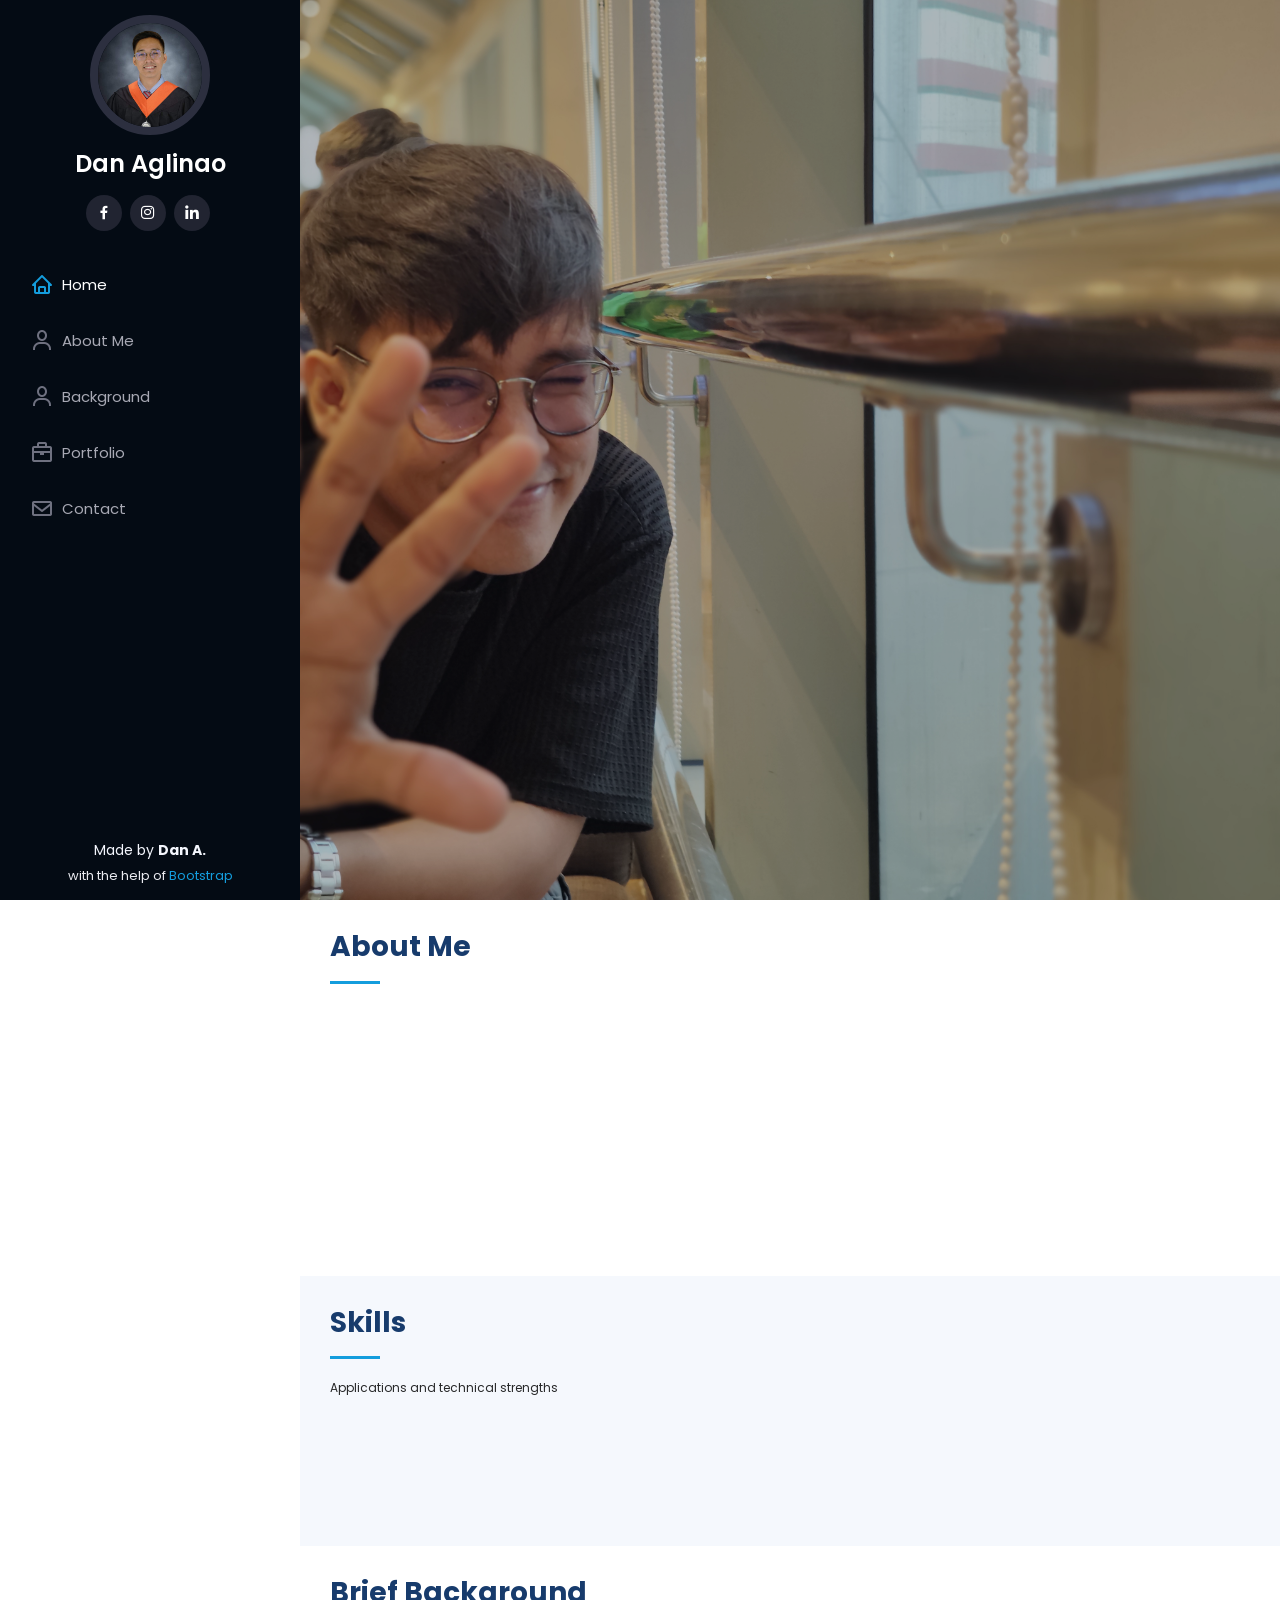
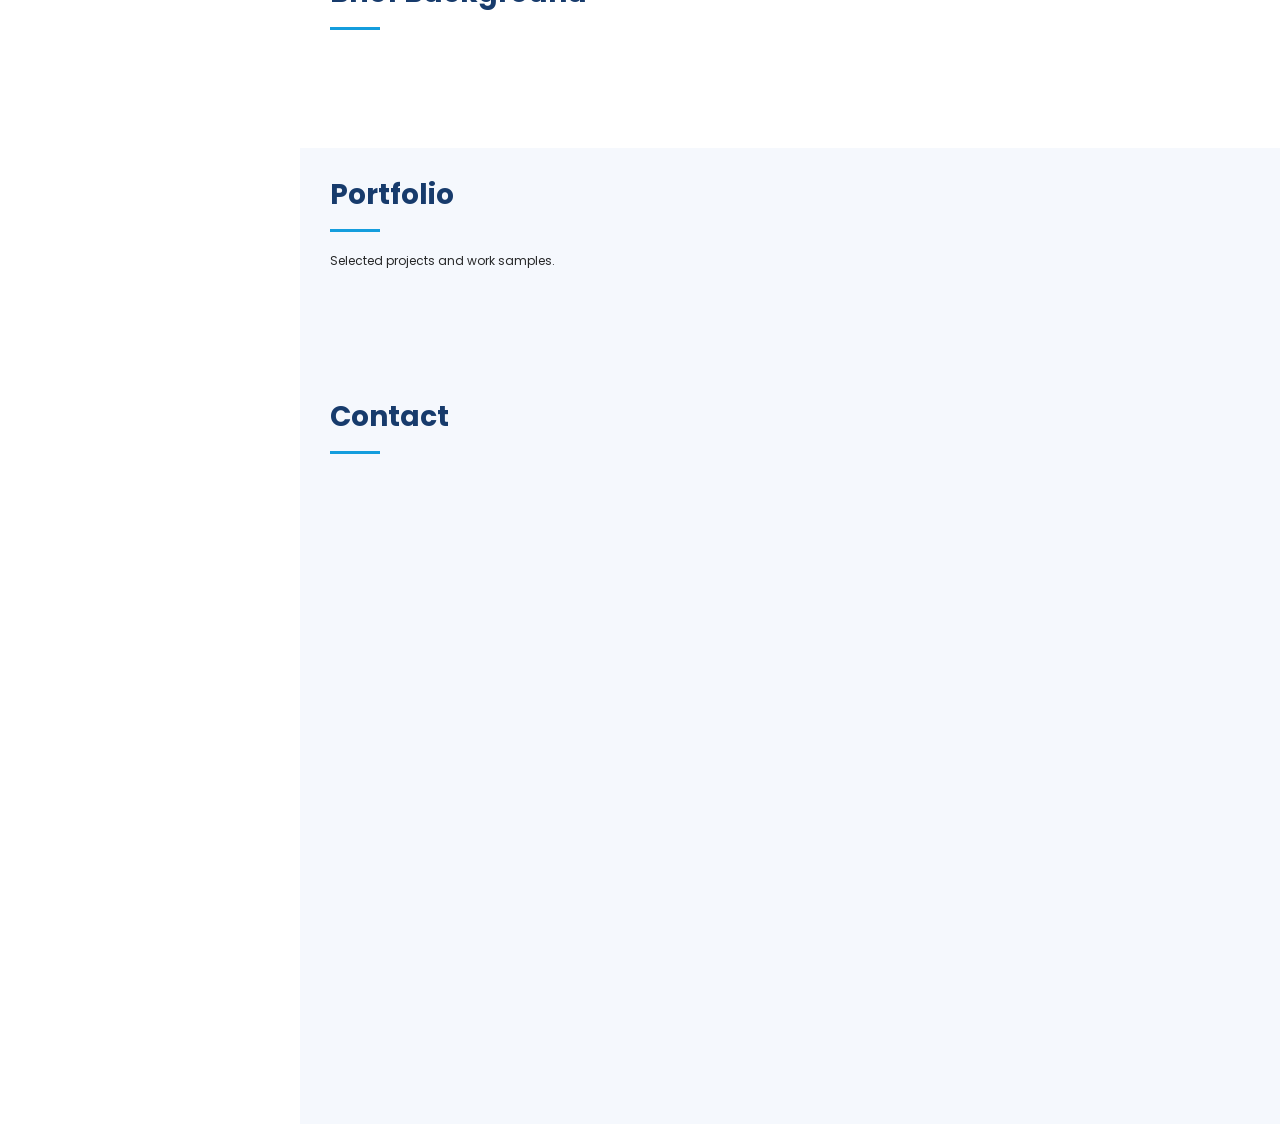
<file: index.html>
<!DOCTYPE html>
<html lang="en">

<head>
  <meta charset="utf-8">
  <meta content="width=device-width, initial-scale=1.0" name="viewport">

  <title>Dan A.</title>
  <meta content="" name="description">
  <meta content="" name="keywords">

  <!-- Favicons -->
  <link href="assets/img/favicon.png" rel="icon">
  <link href="assets/img/apple-touch-icon.png" rel="apple-touch-icon">

  <!-- Google Fonts -->
  <link href="https://fonts.googleapis.com/css?family=Open+Sans:300,300i,400,400i,600,600i,700,700i|Raleway:300,300i,400,400i,500,500i,600,600i,700,700i|Poppins:300,300i,400,400i,500,500i,600,600i,700,700i" rel="stylesheet">

  <!-- Vendor CSS Files -->
  <link href="assets/vendor/aos/aos.css" rel="stylesheet">
  <link href="assets/vendor/bootstrap/css/bootstrap.min.css" rel="stylesheet">
  <link href="assets/vendor/bootstrap-icons/bootstrap-icons.css" rel="stylesheet">
  <link href="assets/vendor/boxicons/css/boxicons.min.css" rel="stylesheet">
  <link href="assets/vendor/glightbox/css/glightbox.min.css" rel="stylesheet">
  <link href="assets/vendor/swiper/swiper-bundle.min.css" rel="stylesheet">

  <!-- Template Main CSS File -->
  <link href="assets/css/style.css" rel="stylesheet">
</head>

<body>

  <!-- ======= Mobile nav toggle button ======= -->
  <i class="bi bi-list mobile-nav-toggle d-xl-none"></i>

  <!-- ======= Header ======= -->
  <header id="header">
    <div class="d-flex flex-column">

      <div class="profile">
        <img src="assets/img/profile-img.jpg" alt="" class="img-fluid rounded-circle">
        <h1 class="text-light"><a href="index.html">Dan Aglinao</a></h1>
        <div class="social-links mt-3 text-center">
          <a href="https://www.facebook.com/Buenavista.Aglinao/" target="_blank" class="facebook"><i class="bx bxl-facebook"></i></a>
          <a href="https://www.instagram.com/_buenavista.dan/?igshid=MTg2MTN1ZDR5ZmlycA%3D%3D&fbclid=IwAR2MsfVutl6Kzxj66tOe-9aIDQjVxdHYK7AJiGeBHsAskYawepLFPuUHwak" target="_blank" class="instagram"><i class="bx bxl-instagram"></i></a>
          <a href="https://www.linkedin.com/in/danny-aglinao-2493511ab?utm_source=share&utm_campaign=share_via&utm_content=profile&utm_medium=android_app" target="_blank" class="linkedin"><i class="bx bxl-linkedin"></i></a>
        </div>
      </div>

      <nav id="navbar" class="nav-menu navbar">
        <ul>
          <li><a href="#hero" class="nav-link scrollto active"><i class="bx bx-home"></i> <span>Home</span></a></li>
          <li><a href="#about" class="nav-link scrollto"><i class="bx bx-user"></i> <span>About Me</span></a></li>
          <li><a href="#resume" class="nav-link scrollto"><i class="bx bx-user"></i> <span>Background</span></a></li>
          <li><a href="#portfolio" class="nav-link scrollto"><i class="bx bx-briefcase"></i> <span>Portfolio</span></a></li>
          <li><a href="#contact" class="nav-link scrollto"><i class="bx bx-envelope"></i> <span>Contact</span></a></li>
        </ul>
      </nav><!-- .nav-menu -->
    </div>
  </header><!-- End Header -->

  <!-- ======= Hero Section ======= -->
  <section id="hero" class="d-flex flex-column justify-content-center align-items-center">
    <div class="hero-container" data-aos="fade-in">
      <h1 id="hero-name">Loading...</h1>
      <p>I'm <span class="typed" data-typed-items=""></span></p>
    </div>
  </section><!-- End Hero -->

  <main id="main">

    <!-- ======= About Section ======= -->
    <section id="about" class="about">
      <div class="container">

        <div class="section-title">
          <h2>About Me</h2>
        </div>
        <div class="row">
          <div class="col-lg-3" data-aos="fade-right">
            <img src="assets/img/profile-img.jpg" class="img-fluid" alt="">
          </div>
          <div class="col-lg-8 pt-4 pt-lg-0 content" data-aos="fade-left">
            <h3 id="about-title"></h3>
            <p class="fst-italic" id="about-description"></p>
            <div class="row">
              <div class="col-lg-6">
                <ul>
                  <li><i class="bi bi-chevron-right"></i> <strong>Birthday:</strong> <span id="about-birthday"></span></li>
                  <li><i class="bi bi-chevron-right"></i> <strong>Website:</strong> <span><a href="#" target="_blank" id="about-website"></a></span></li>
                  <li><i class="bi bi-chevron-right"></i> <strong>Contact:</strong> <span id="about-phone"></span></li>
                  <li><i class="bi bi-chevron-right"></i> <strong>City:</strong> <span id="about-city"></span></li>
                </ul>
              </div>
              <div class="col-lg-6">
                <ul>
                  <li><i class="bi bi-chevron-right"></i> <strong>Age:</strong> <span id="age"></span></li>
                  <li><i class="bi bi-chevron-right"></i> <strong>Degree:</strong> <span id="about-degree"></span></li>
                  <li><i class="bi bi-chevron-right"></i> <strong>Email:</strong> <span id="about-email"></span></li>
                  <li><i class="bi bi-chevron-right"></i> <strong>Freelance:</strong> <span id="about-freelance"></span></li>
                </ul>
              </div>
            </div>
          </div>
        </div>

      </div>
    </section><!-- End About Section -->

    <!-- ======= Facts Section ======= -->
    <!-- <section id="facts" class="facts">
      <div class="container">

        <div class="section-title">
          <h2>Fun Facts</h2>
          <p>Know more about me</p>
        </div>

        <div class="row no-gutters">

          <div class="col-lg-3 col-md-6 d-md-flex align-items-md-stretch" data-aos="fade-up">
            <div class="count-box">
              <i class="bi bi-emoji-smile"></i>
              <span data-purecounter-start="0" data-purecounter-end="232" data-purecounter-duration="1" class="purecounter"></span>
              <p><strong>Happy Clients</strong> consequuntur quae</p>
            </div>
          </div>

          <div class="col-lg-3 col-md-6 d-md-flex align-items-md-stretch" data-aos="fade-up" data-aos-delay="100">
            <div class="count-box">
              <i class="bi bi-journal-richtext"></i>
              <span data-purecounter-start="0" data-purecounter-end="521" data-purecounter-duration="1" class="purecounter"></span>
              <p><strong>Projects</strong> adipisci atque cum quia aut</p>
            </div>
          </div>

          <div class="col-lg-3 col-md-6 d-md-flex align-items-md-stretch" data-aos="fade-up" data-aos-delay="200">
            <div class="count-box">
              <i class="bi bi-headset"></i>
              <span data-purecounter-start="0" data-purecounter-end="1453" data-purecounter-duration="1" class="purecounter"></span>
              <p><strong>Hours Of Support</strong> aut commodi quaerat</p>
            </div>
          </div>

          <div class="col-lg-3 col-md-6 d-md-flex align-items-md-stretch" data-aos="fade-up" data-aos-delay="300">
            <div class="count-box">
              <i class="bi bi-people"></i>
              <span data-purecounter-start="0" data-purecounter-end="32" data-purecounter-duration="1" class="purecounter"></span>
              <p><strong>Hard Workers</strong> rerum asperiores dolor</p>
            </div>
          </div>

        </div>

      </div>
    </section>
    
    End Facts Section -->

    <!-- ======= Skills Section ======= -->
    <section id="skills" class="skills section-bg">
      <div class="container">

        <div class="section-title">
          <h2>Skills</h2>
          <p>Applications and technical strengths</p>
        </div>

        <div class="row">
          <div class="col-lg-12" data-aos="fade-up">
            <p id="skills-app-text" class="lead"></p>
            <div class="d-flex flex-wrap gap-3" id="app-icon-list"></div>
          </div>
        </div>

        <div class="row mt-4">
          <div class="col-lg-12" data-aos="fade-up" data-aos-delay="100">
            <h4>Other abilities</h4>
            <ul class="skills-list" id="tech-skills-list"></ul>
          </div>
        </div>

      </div>
    </section><!-- End Skills Section -->

    <!-- ======= Resume Section ======= -->
    <section id="resume" class="resume">
      <div class="container">
        <div class="section-title">
          <h2>Brief Background</h2>
        </div>

        <div class="row">
          <div class="col-lg-6" data-aos="fade-up">
            <h3 class="resume-title">Education</h3>
            <div id="education-list"></div>
          </div>
          <div class="col-lg-6" data-aos="fade-up" data-aos-delay="100">
            <h3 class="resume-title">Professional Experience</h3>
            <div id="experience-list"></div>
          </div>
        </div>

      </div>
    </section><!-- End Resume Section -->

    <!-- ======= Portfolio Section ======= -->
    <section id="portfolio" class="portfolio section-bg">
      <div class="container">

        <div class="section-title">
          <h2>Portfolio</h2>
          <p>Selected projects and work samples.</p>
        </div>

        <div class="portfolio-grid" id="portfolio-grid" data-aos="fade-up"></div>

      </div>
    </section><!-- End Portfolio Section -->

    <!-- ======= Services Section ======= -->
<!-- 
    <section id="services" class="services">
      <div class="container">

        <div class="section-title">
          <h2>Services</h2>
          <p>Magnam dolores commodi suscipit. Necessitatibus eius consequatur ex aliquid fuga eum quidem. Sit sint consectetur velit. Quisquam quos quisquam cupiditate. Et nemo qui impedit suscipit alias ea. Quia fugiat sit in iste officiis commodi quidem hic quas.</p>
        </div>

        <div class="row">
          <div class="col-lg-4 col-md-6 icon-box" data-aos="fade-up">
            <div class="icon"><i class="bi bi-briefcase"></i></div>
            <h4 class="title"><a href="">Lorem Ipsum</a></h4>
            <p class="description">Voluptatum deleniti atque corrupti quos dolores et quas molestias excepturi sint occaecati cupiditate non provident</p>
          </div>
          <div class="col-lg-4 col-md-6 icon-box" data-aos="fade-up" data-aos-delay="100">
            <div class="icon"><i class="bi bi-card-checklist"></i></div>
            <h4 class="title"><a href="">Dolor Sitema</a></h4>
            <p class="description">Minim veniam, quis nostrud exercitation ullamco laboris nisi ut aliquip ex ea commodo consequat tarad limino ata</p>
          </div>
          <div class="col-lg-4 col-md-6 icon-box" data-aos="fade-up" data-aos-delay="200">
            <div class="icon"><i class="bi bi-bar-chart"></i></div>
            <h4 class="title"><a href="">Sed ut perspiciatis</a></h4>
            <p class="description">Duis aute irure dolor in reprehenderit in voluptate velit esse cillum dolore eu fugiat nulla pariatur</p>
          </div>
          <div class="col-lg-4 col-md-6 icon-box" data-aos="fade-up" data-aos-delay="300">
            <div class="icon"><i class="bi bi-binoculars"></i></div>
            <h4 class="title"><a href="">Magni Dolores</a></h4>
            <p class="description">Excepteur sint occaecat cupidatat non proident, sunt in culpa qui officia deserunt mollit anim id est laborum</p>
          </div>
          <div class="col-lg-4 col-md-6 icon-box" data-aos="fade-up" data-aos-delay="400">
            <div class="icon"><i class="bi bi-brightness-high"></i></div>
            <h4 class="title"><a href="">Nemo Enim</a></h4>
            <p class="description">At vero eos et accusamus et iusto odio dignissimos ducimus qui blanditiis praesentium voluptatum deleniti atque</p>
          </div>
          <div class="col-lg-4 col-md-6 icon-box" data-aos="fade-up" data-aos-delay="500">
            <div class="icon"><i class="bi bi-calendar4-week"></i></div>
            <h4 class="title"><a href="">Eiusmod Tempor</a></h4>
            <p class="description">Et harum quidem rerum facilis est et expedita distinctio. Nam libero tempore, cum soluta nobis est eligendi</p>
          </div>
        </div>

      </div>
    </section>
     -->
    <!-- End Services Section -->

    <!-- ======= Contact Section ======= -->
    <section id="contact" class="contact section-bg">
      <div class="container">

        <div class="section-title">
          <h2>Contact</h2>
        </div>

        <div class="row" data-aos="fade-in">

          <div class="col-lg-5 d-flex align-items-stretch">
            <div class="info">
              <div class="address">
                <i class="bi bi-geo-alt"></i>
                <h4>Location:</h4>
                <p>452 Cabildo St. Intramuros Manila</p>
              </div>

              <div class="email">
                <i class="bi bi-envelope"></i>
                <h4>Email:</h4>
                <p>buenavistaaglinaodanny@gmail.com</p>
              </div>

              <div class="phone">
                <i class="bi bi-phone"></i>
                <h4>Call:</h4>
                <p>+63 945 264 8770</p>
              </div>

              <iframe src="https://www.google.com/maps/embed?pb=!1m18!1m12!1m3!1d3861.1486954144443!2d120.97278637465767!3d14.590601577322332!2m3!1f0!2f0!3f0!3m2!1i1024!2i768!4f13.1!3m3!1m2!1s0x3397cb09bdd117e7%3A0x46aac34ea001317!2sAglinao%20Family!5e0!3m2!1sen!2sph!4v1699881360474!5m2!1sen!2sph" frameborder="0" style="border:0; width: 100%; height: 290px;" allowfullscreen></iframe>
            </div>

          </div>

          <div class="col-lg-7 mt-5 mt-lg-0 d-flex align-items-stretch">
            <form action="forms/contact.php" method="post" role="form" class="php-email-form" novalidate>
              <div class="row">
                <div class="form-group col-md-12">
                  <label for="email">Your Email</label>
                  <input type="email" class="form-control" name="email" id="email" required>
                </div>
              </div>
              <div class="form-group">
                <label for="subject">Subject</label>
                <input type="text" class="form-control" name="subject" id="subject" required>
              </div>
              <div class="form-group">
                <label for="message">Message</label>
                <textarea class="form-control" name="message" id="message" rows="10" required></textarea>
              </div>
              <div class="my-3">
                <div class="loading">Loading</div>
                <div class="error-message"></div>
                <div class="sent-message">Your message has been sent. Thank you!</div>
              </div>
              <div class="text-center"><button type="submit" class="disabled" disabled>Send Message</button></div>
            </form>
          </div>

        </div>

      </div>
    </section><!-- End Contact Section -->

  </main><!-- End #main -->

  <!-- ======= Footer ======= -->
  <footer id="footer">
    <div class="container">
      <div class="copyright">
        Made by <strong><span>Dan A.</span></strong>
      </div>
      <div class="credits">
        with the help of <a href="https://getbootstrap.com/">Bootstrap</a>
      </div>
    </div>
  </footer><!-- End  Footer -->

  <a href="#" class="back-to-top d-flex align-items-center justify-content-center"><i class="bi bi-arrow-up-short"></i></a>

  <!-- Vendor JS Files -->
  <script src="assets/vendor/purecounter/purecounter_vanilla.js"></script>
  <script src="assets/vendor/aos/aos.js"></script>
  <script src="assets/vendor/bootstrap/js/bootstrap.bundle.min.js"></script>
  <script src="assets/vendor/glightbox/js/glightbox.min.js"></script>
  <script src="assets/vendor/isotope-layout/isotope.pkgd.min.js"></script>
  <script src="assets/vendor/swiper/swiper-bundle.min.js"></script>
  <script src="assets/vendor/typed.js/typed.umd.js"></script>
  <script src="assets/vendor/waypoints/noframework.waypoints.js"></script>
  <script src="assets/vendor/php-email-form/validate.js"></script>
  <script src="assets/js/data.js"></script>

  <!-- Template Main JS File -->
  <script src="assets/js/main.js"></script>

</body>

</html>
</file>
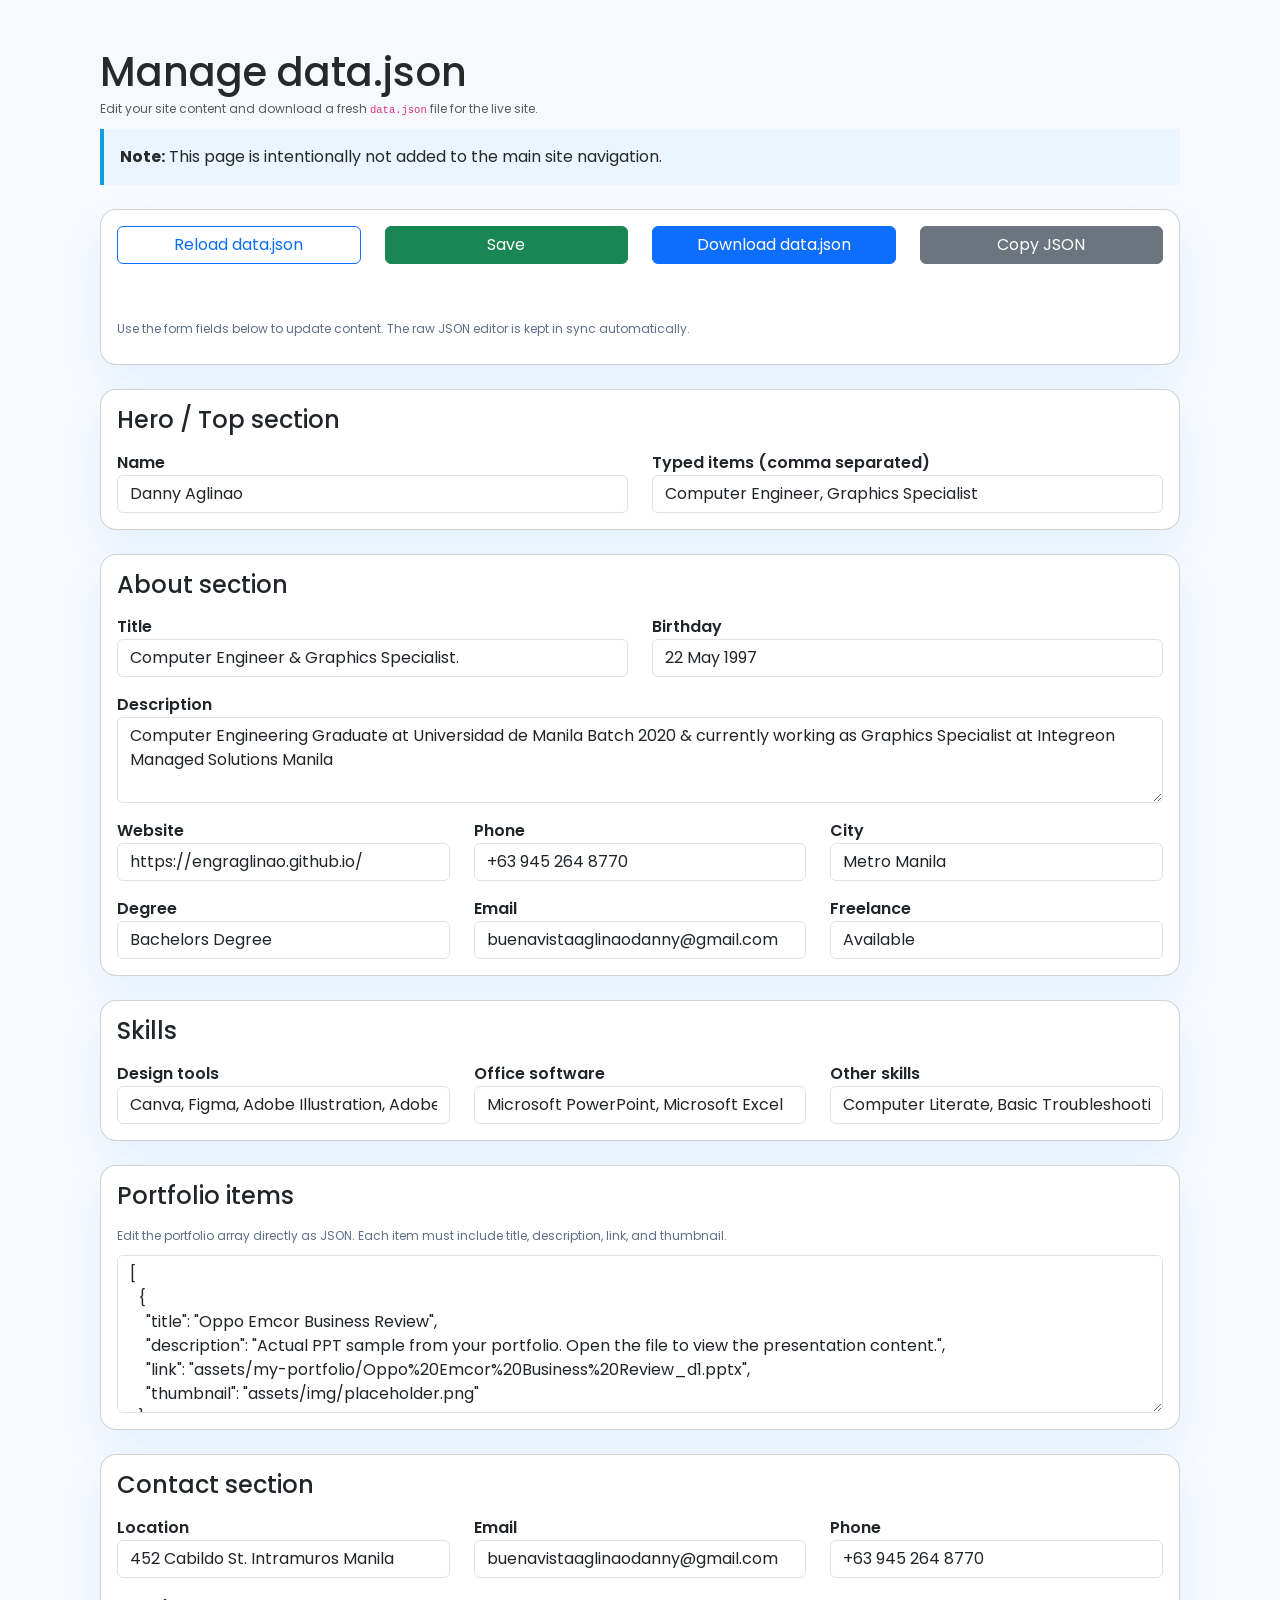
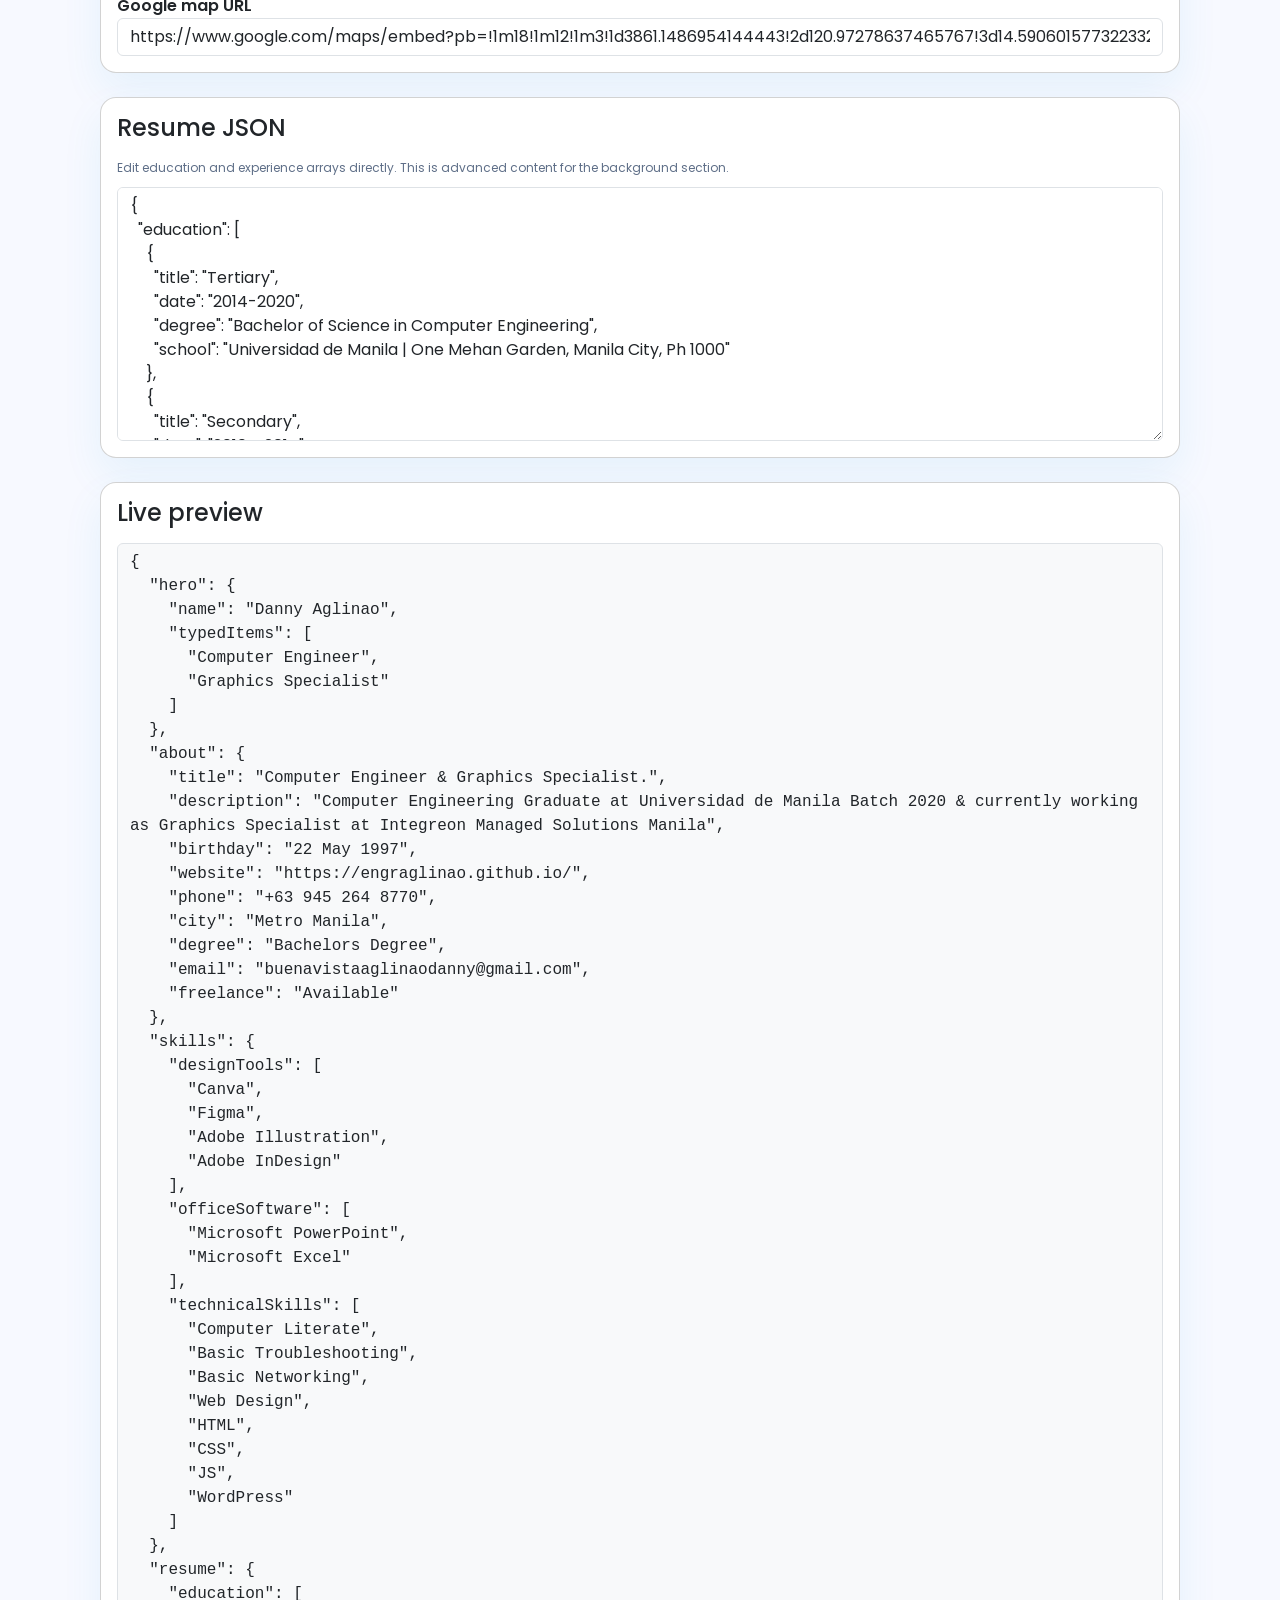
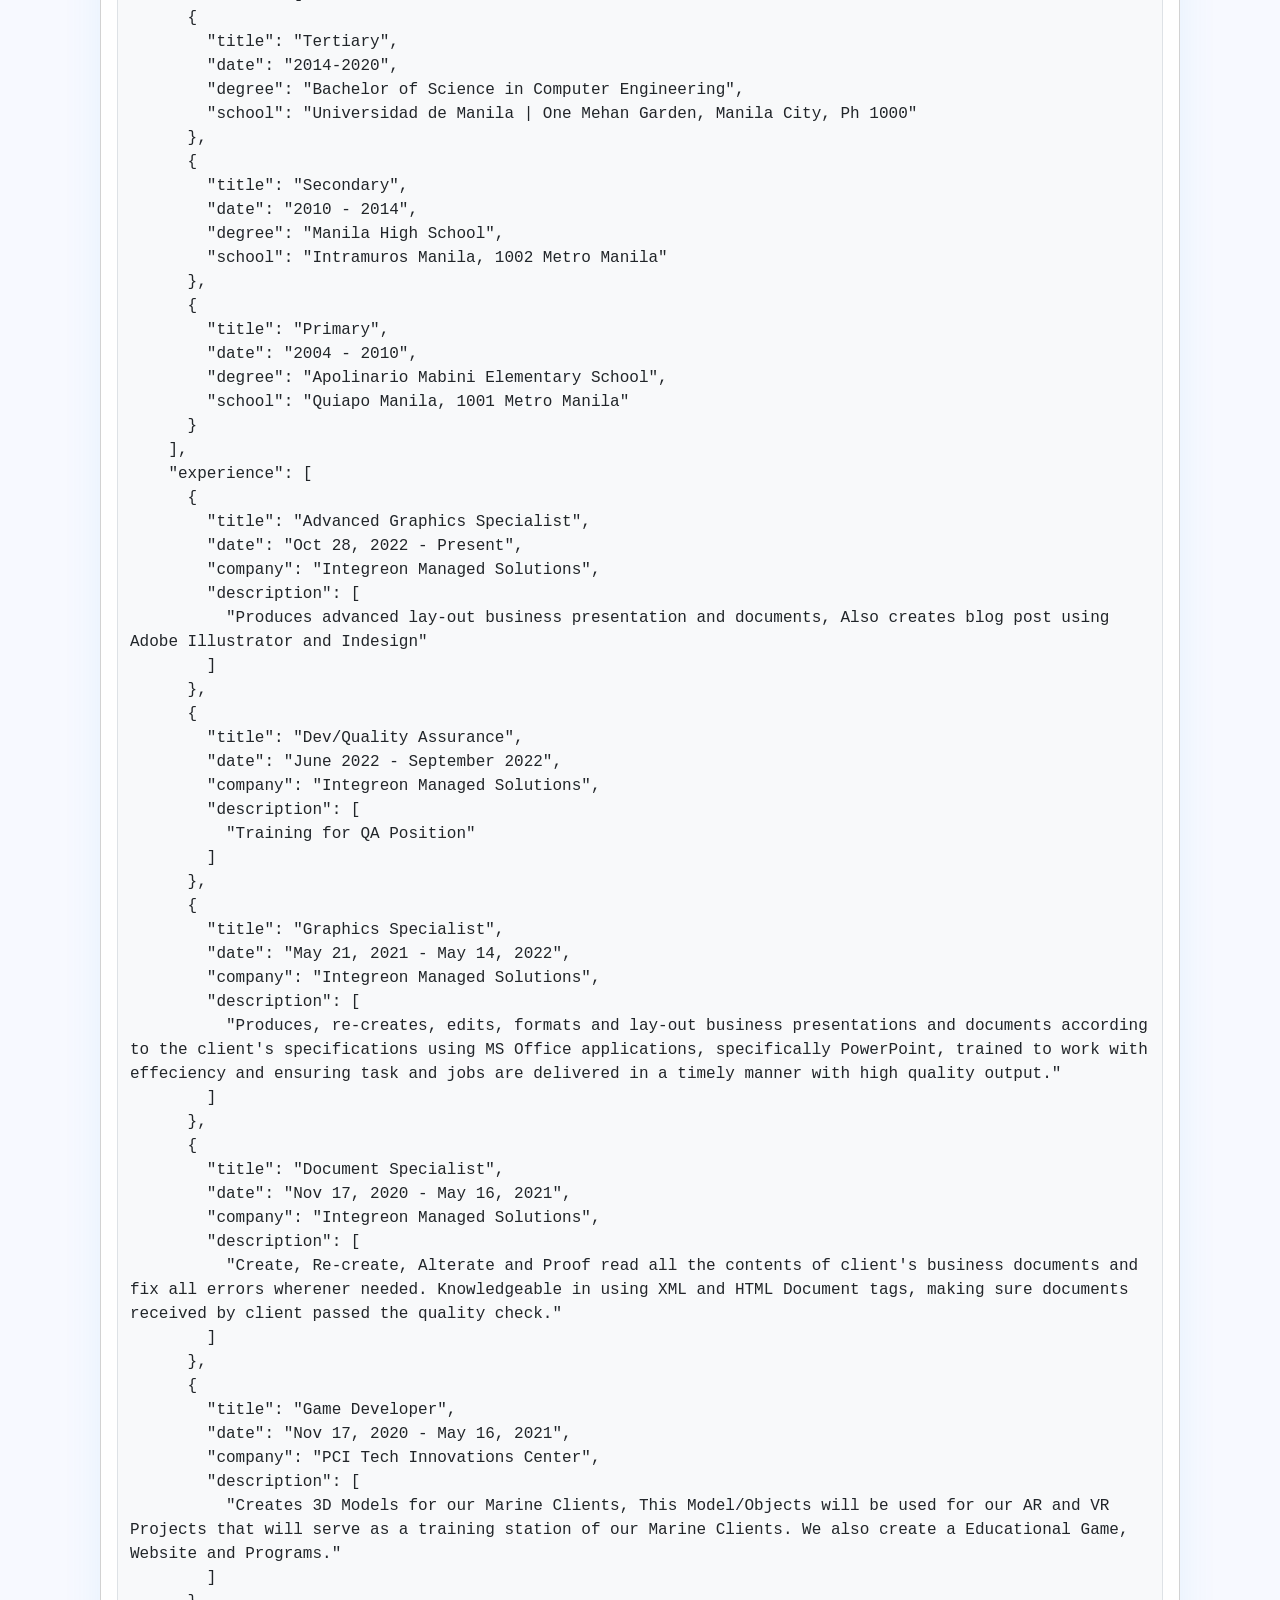
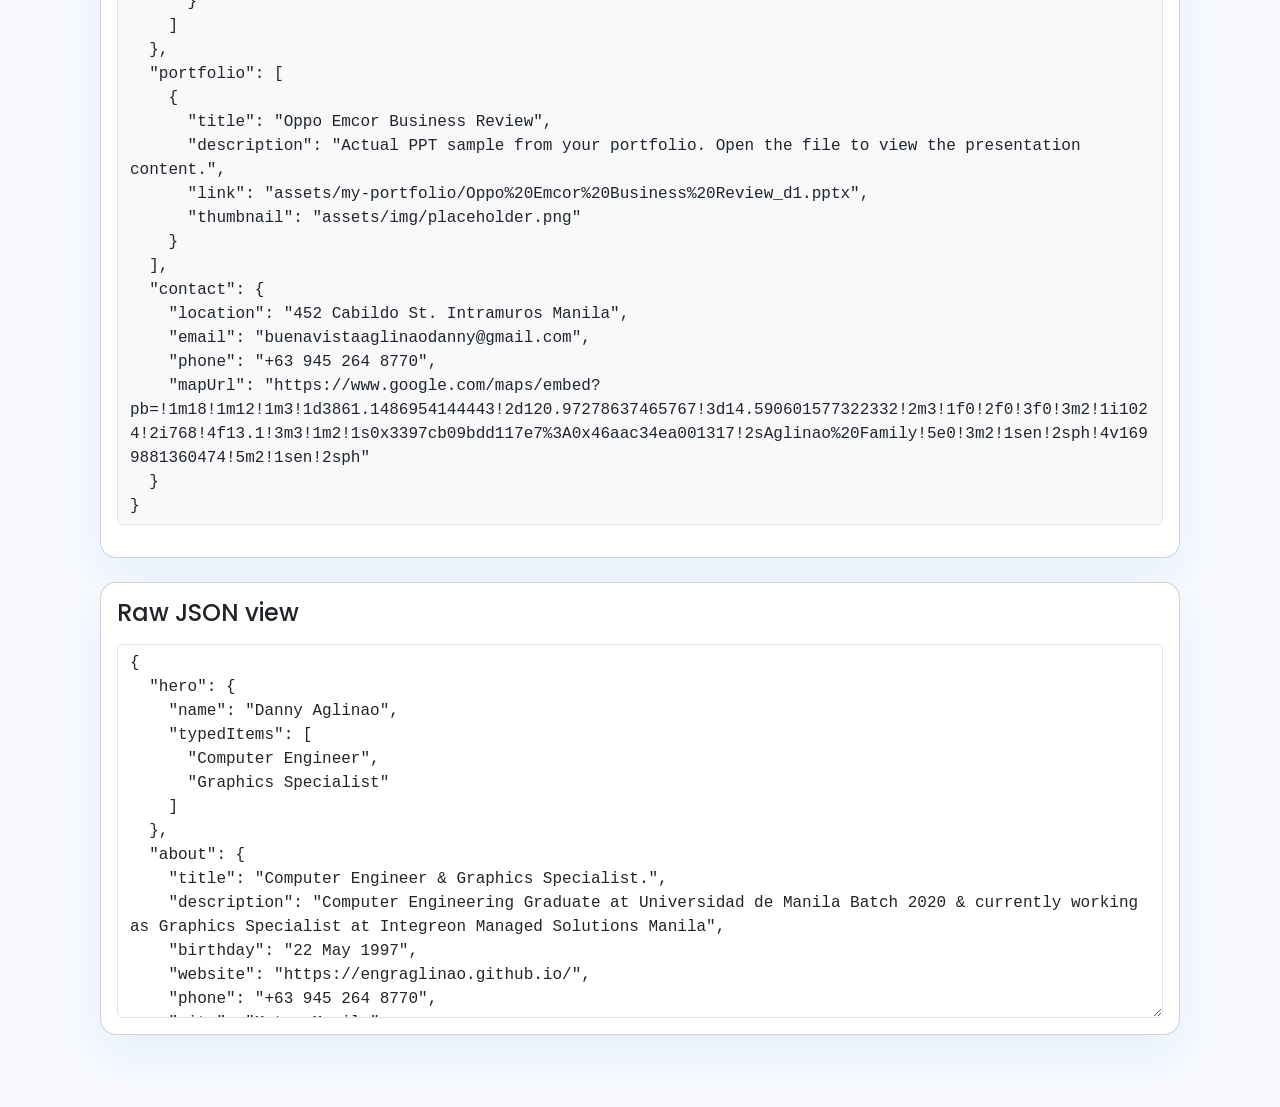
<file: manage.html>
<!DOCTYPE html>
<html lang="en">

<head>
  <meta charset="utf-8">
  <meta content="width=device-width, initial-scale=1.0" name="viewport">
  <title>Manage Data - Danny Aglinao</title>
  <link href="assets/vendor/bootstrap/css/bootstrap.min.css" rel="stylesheet">
  <link href="assets/vendor/bootstrap-icons/bootstrap-icons.css" rel="stylesheet">
  <link href="assets/css/style.css" rel="stylesheet">
  <style>
    body { background: #f7f9ff; }
    .manage-note { border-left: 4px solid #149ddd; background: #eaf5ff; }
    .section-card { border-radius: 16px; box-shadow: 0 18px 40px rgba(20, 157, 221, 0.08); }
    .field-label { font-weight: 600; }
    textarea#raw-json { font-family: Menlo, Monaco, Consolas, 'Courier New', monospace; }
    .form-help { font-size: 0.95rem; color: #5f6f88; }
  </style>
</head>

<body>
  <main class="container py-5">
    <div class="mb-4">
      <h1 class="mb-1">Manage data.json</h1>
      <p class="text-muted">Edit your site content and download a fresh <code>data.json</code> file for the live site.</p>
      <div class="p-3 manage-note">
        <strong>Note:</strong> This page is intentionally not added to the main site navigation.
      </div>
    </div>

    <div class="card section-card mb-4">
      <div class="card-body">
        <div class="row gy-3">
          <div class="col-md-3">
            <button id="reload-json" class="btn btn-outline-primary w-100">Reload data.json</button>
          </div>
          <div class="col-md-3">
            <button id="save-json" class="btn btn-success w-100">Save</button>
          </div>
          <div class="col-md-3">
            <button id="download-json" class="btn btn-primary w-100">Download data.json</button>
          </div>
          <div class="col-md-3">
            <button id="copy-json" class="btn btn-secondary w-100">Copy JSON</button>
          </div>
        </div>
        <div class="row mt-3">
          <div class="col-12">
            <div id="sync-status" class="text-success" style="min-height: 24px;"></div>
          </div>
        </div>
        <p class="form-help mt-3">Use the form fields below to update content. The raw JSON editor is kept in sync automatically.</p>
      </div>
    </div>

    <div class="card section-card mb-4">
      <div class="card-body">
        <h2 class="h4 mb-3">Hero / Top section</h2>
        <div class="row gy-3">
          <div class="col-md-6">
            <label class="field-label" for="hero-name">Name</label>
            <input id="hero-name" type="text" class="form-control">
          </div>
          <div class="col-md-6">
            <label class="field-label" for="hero-typed">Typed items (comma separated)</label>
            <input id="hero-typed" type="text" class="form-control" placeholder="Computer Engineer, Graphics Specialist">
          </div>
        </div>
      </div>
    </div>

    <div class="card section-card mb-4">
      <div class="card-body">
        <h2 class="h4 mb-3">About section</h2>
        <div class="row gy-3">
          <div class="col-md-6">
            <label class="field-label" for="about-title">Title</label>
            <input id="about-title" type="text" class="form-control">
          </div>
          <div class="col-md-6">
            <label class="field-label" for="about-birthday">Birthday</label>
            <input id="about-birthday" type="text" class="form-control" placeholder="22 May 1997">
          </div>
          <div class="col-12">
            <label class="field-label" for="about-description">Description</label>
            <textarea id="about-description" class="form-control" rows="3"></textarea>
          </div>
          <div class="col-md-4">
            <label class="field-label" for="about-website">Website</label>
            <input id="about-website" type="text" class="form-control">
          </div>
          <div class="col-md-4">
            <label class="field-label" for="about-phone">Phone</label>
            <input id="about-phone" type="text" class="form-control">
          </div>
          <div class="col-md-4">
            <label class="field-label" for="about-city">City</label>
            <input id="about-city" type="text" class="form-control">
          </div>
          <div class="col-md-4">
            <label class="field-label" for="about-degree">Degree</label>
            <input id="about-degree" type="text" class="form-control">
          </div>
          <div class="col-md-4">
            <label class="field-label" for="about-email">Email</label>
            <input id="about-email" type="email" class="form-control">
          </div>
          <div class="col-md-4">
            <label class="field-label" for="about-freelance">Freelance</label>
            <input id="about-freelance" type="text" class="form-control" placeholder="Available">
          </div>
        </div>
      </div>
    </div>

    <div class="card section-card mb-4">
      <div class="card-body">
        <h2 class="h4 mb-3">Skills</h2>
        <div class="row gy-3">
          <div class="col-md-4">
            <label class="field-label" for="design-tools">Design tools</label>
            <input id="design-tools" type="text" class="form-control" placeholder="Canva, Figma, Adobe Illustration, Adobe InDesign">
          </div>
          <div class="col-md-4">
            <label class="field-label" for="office-software">Office software</label>
            <input id="office-software" type="text" class="form-control" placeholder="Microsoft PowerPoint, Microsoft Excel">
          </div>
          <div class="col-md-4">
            <label class="field-label" for="technical-skills">Other skills</label>
            <input id="technical-skills" type="text" class="form-control" placeholder="Computer Literate, Basic Troubleshooting, Web Design">
          </div>
        </div>
      </div>
    </div>

    <div class="card section-card mb-4">
      <div class="card-body">
        <h2 class="h4 mb-3">Portfolio items</h2>
        <p class="form-help">Edit the portfolio array directly as JSON. Each item must include title, description, link, and thumbnail.</p>
        <textarea id="portfolio-json" class="form-control" rows="6"></textarea>
      </div>
    </div>

    <div class="card section-card mb-4">
      <div class="card-body">
        <h2 class="h4 mb-3">Contact section</h2>
        <div class="row gy-3">
          <div class="col-md-4">
            <label class="field-label" for="contact-location">Location</label>
            <input id="contact-location" type="text" class="form-control">
          </div>
          <div class="col-md-4">
            <label class="field-label" for="contact-email">Email</label>
            <input id="contact-email" type="email" class="form-control">
          </div>
          <div class="col-md-4">
            <label class="field-label" for="contact-phone">Phone</label>
            <input id="contact-phone" type="text" class="form-control">
          </div>
          <div class="col-12">
            <label class="field-label" for="contact-map">Google map URL</label>
            <input id="contact-map" type="text" class="form-control">
          </div>
        </div>
      </div>
    </div>

    <div class="card section-card mb-4">
      <div class="card-body">
        <h2 class="h4 mb-3">Resume JSON</h2>
        <p class="form-help">Edit education and experience arrays directly. This is advanced content for the background section.</p>
        <textarea id="resume-json" class="form-control" rows="10"></textarea>
      </div>
    </div>

    <div class="card section-card mb-4">
      <div class="card-body">
        <h2 class="h4 mb-3">Live preview</h2>
        <pre id="live-preview" class="form-control bg-light" style="min-height: 260px; white-space: pre-wrap; word-break: break-word;"></pre>
      </div>
    </div>
    <div class="card section-card mb-4">
      <div class="card-body">
        <h2 class="h4 mb-3">Raw JSON view</h2>
        <textarea id="raw-json" class="form-control" rows="15"></textarea>
      </div>
    </div>
  </main>

  <script>
    const state = {
      data: null
    };

    const get = (id) => document.getElementById(id);

    const loadData = () => {
      fetch('data.json')
        .then(response => response.json())
        .then(data => {
          state.data = data;
          syncForm();
          syncRaw();
        })
        .catch(error => {
          alert('Unable to load data.json. Check console for details.');
          console.error(error);
        });
    };

    const safeJson = (value) => {
      try {
        return JSON.parse(value);
      } catch (e) {
        return null;
      }
    };

    const syncForm = () => {
      if (!state.data) return;

      get('hero-name').value = state.data.hero.name || '';
      get('hero-typed').value = (state.data.hero.typedItems || []).join(', ');
      get('about-title').value = state.data.about.title || '';
      get('about-description').value = state.data.about.description || '';
      get('about-birthday').value = state.data.about.birthday || '';
      get('about-website').value = state.data.about.website || '';
      get('about-phone').value = state.data.about.phone || '';
      get('about-city').value = state.data.about.city || '';
      get('about-degree').value = state.data.about.degree || '';
      get('about-email').value = state.data.about.email || '';
      get('about-freelance').value = state.data.about.freelance || '';
      get('design-tools').value = (state.data.skills.designTools || []).join(', ');
      get('office-software').value = (state.data.skills.officeSoftware || []).join(', ');
      get('technical-skills').value = (state.data.skills.technicalSkills || []).join(', ');
      get('portfolio-json').value = JSON.stringify(state.data.portfolio || [], null, 2);
      get('contact-location').value = state.data.contact.location || '';
      get('contact-email').value = state.data.contact.email || '';
      get('contact-phone').value = state.data.contact.phone || '';
      get('contact-map').value = state.data.contact.mapUrl || '';
      get('resume-json').value = JSON.stringify(state.data.resume || {}, null, 2);
    };

    const getStatusElement = () => document.getElementById('sync-status');

    const setStatus = (message, isError = false) => {
      const element = getStatusElement();
      if (!element) return;
      element.textContent = message;
      element.classList.toggle('text-danger', isError);
      element.classList.toggle('text-success', !isError);
      if (!isError) {
        window.setTimeout(() => {
          if (element.textContent === message) {
            element.textContent = '';
          }
        }, 3000);
      }
    };

    const syncPreview = () => {
      const data = buildData();
      if (!data) return;
      const preview = document.getElementById('live-preview');
      if (preview) {
        preview.textContent = JSON.stringify(data, null, 2);
      }
    };

    const buildData = () => {
      const portfolio = safeJson(get('portfolio-json').value);
      const resume = safeJson(get('resume-json').value);
      if (!portfolio) {
        setStatus('Portfolio JSON is invalid. Please fix it.', true);
        return null;
      }
      if (!resume) {
        setStatus('Resume JSON is invalid. Please fix it.', true);
        return null;
      }

      return {
        hero: {
          name: get('hero-name').value.trim(),
          typedItems: get('hero-typed').value.split(',').map(item => item.trim()).filter(Boolean)
        },
        about: {
          title: get('about-title').value.trim(),
          description: get('about-description').value.trim(),
          birthday: get('about-birthday').value.trim(),
          website: get('about-website').value.trim(),
          phone: get('about-phone').value.trim(),
          city: get('about-city').value.trim(),
          degree: get('about-degree').value.trim(),
          email: get('about-email').value.trim(),
          freelance: get('about-freelance').value.trim()
        },
        skills: {
          designTools: get('design-tools').value.split(',').map(item => item.trim()).filter(Boolean),
          officeSoftware: get('office-software').value.split(',').map(item => item.trim()).filter(Boolean),
          technicalSkills: get('technical-skills').value.split(',').map(item => item.trim()).filter(Boolean)
        },
        resume: resume,
        portfolio: portfolio,
        contact: {
          location: get('contact-location').value.trim(),
          email: get('contact-email').value.trim(),
          phone: get('contact-phone').value.trim(),
          mapUrl: get('contact-map').value.trim()
        }
      };
    };

    const syncRaw = () => {
      const data = buildData();
      if (!data) return;
      state.data = data;
      get('raw-json').value = JSON.stringify(data, null, 2);
      syncPreview();
    };

    const saveJson = () => {
      const data = buildData();
      if (!data) return;
      localStorage.setItem('siteData', JSON.stringify(data));
      setStatus('Data synced successfully.');
      syncRaw();
    };

    const downloadJson = () => {
      const data = buildData();
      if (!data) return;
      const blob = new Blob([JSON.stringify(data, null, 2)], { type: 'application/json' });
      const url = URL.createObjectURL(blob);
      const link = document.createElement('a');
      link.href = url;
      link.download = 'data.json';
      document.body.appendChild(link);
      link.click();
      document.body.removeChild(link);
      URL.revokeObjectURL(url);
    };

    const copyJson = () => {
      navigator.clipboard.writeText(get('raw-json').value).then(() => {
        alert('JSON copied to clipboard.');
      }).catch(() => {
        alert('Unable to copy JSON.');
      });
    };

    document.addEventListener('DOMContentLoaded', () => {
      loadData();
      ['hero-name', 'hero-typed', 'about-title', 'about-description', 'about-birthday', 'about-website', 'about-phone', 'about-city', 'about-degree', 'about-email', 'about-freelance', 'design-tools', 'office-software', 'technical-skills', 'portfolio-json', 'contact-location', 'contact-email', 'contact-phone', 'contact-map', 'resume-json'].forEach(id => {
        const field = get(id);
        if (field) {
          field.addEventListener('input', syncRaw);
        }
      });
      get('download-json').addEventListener('click', downloadJson);
      get('copy-json').addEventListener('click', copyJson);
      get('save-json').addEventListener('click', saveJson);
      get('reload-json').addEventListener('click', () => {
        loadData();
      });
    });
  </script>
</body>

</html>
</file>
<file: assets/css/style.css>
/*--------------------------------------------------------------
# General
--------------------------------------------------------------*/
@import url('https://fonts.googleapis.com/css2?family=Clicker+Script&family=Poppins:wght@200;300;400;500;600;700&display=swap');

body {
  font-family: 'Poppins', sans-serif;
  color: #272829;
}

p {
  font-size: 12px !important;
  margin-bottom: 10px !important;
}

ul li {
  font-size: 12px !important;
}

a {
  color: #149ddd;
  text-decoration: none;
}

a:hover {
  color: #37b3ed;
  text-decoration: none;
}

/*--------------------------------------------------------------
# Back to top button
--------------------------------------------------------------*/
.back-to-top {
  position: fixed;
  visibility: hidden;
  opacity: 0;
  right: 15px;
  bottom: 15px;
  z-index: 996;
  background: #149ddd;
  width: 40px;
  height: 40px;
  border-radius: 50px;
  transition: all 0.4s;
}

.back-to-top i {
  font-size: 28px;
  color: #fff;
  line-height: 0;
}

.back-to-top:hover {
  background: #2eafec;
  color: #fff;
}

.back-to-top.active {
  visibility: visible;
  opacity: 1;
}

/*--------------------------------------------------------------
# Header
--------------------------------------------------------------*/
#header {
  position: fixed;
  top: 0;
  left: 0;
  bottom: 0;
  width: 300px;
  transition: all ease-in-out 0.5s;
  z-index: 9997;
  transition: all 0.5s;
  padding: 0 15px;
  background: #040b14;
  overflow-y: auto;
}

#header .profile img {
  margin: 15px auto;
  display: block;
  width: 120px;
  border: 8px solid #2c2f3f;
}

#header .profile h1 {
  font-size: 24px;
  margin: 0;
  padding: 0;
  font-weight: 600;
  -moz-text-align-last: center;
  text-align-last: center;
  font-family: "Poppins", sans-serif;
}

#header .profile h1 a,
#header .profile h1 a:hover {
  color: #fff;
  text-decoration: none;
}

#header .profile .social-links a {
  font-size: 18px;
  display: inline-block;
  background: #212431;
  color: #fff;
  line-height: 1;
  padding: 8px 0;
  margin-right: 4px;
  border-radius: 50%;
  text-align: center;
  width: 36px;
  height: 36px;
  transition: 0.3s;
}

#header .profile .social-links a:hover {
  background: #149ddd;
  color: #fff;
  text-decoration: none;
}

#main {
  margin-left: 300px;
}

.container,
.container-fluid {
  padding-left: 30px;
  padding-right: 30px;
}

@media (max-width: 1199px) {
  #header {
    left: -300px;
  }

  #main {
    margin-left: 0;
  }

  .container,
  .container-fluid {
    padding-left: 12px;
    padding-right: 12px;
  }
}

/*--------------------------------------------------------------
# Navigation Menu
--------------------------------------------------------------*/
/* Desktop Navigation */
.nav-menu {
  padding: 30px 0 0 0;
}

.nav-menu * {
  margin: 0;
  padding: 0;
  list-style: none;
}

.nav-menu>ul>li {
  position: relative;
  white-space: nowrap;
}

.nav-menu a,
.nav-menu a:focus {
  display: flex;
  align-items: center;
  color: #a8a9b4;
  padding: 12px 15px;
  margin-bottom: 8px;
  transition: 0.3s;
  font-size: 15px;
}

.nav-menu a i,
.nav-menu a:focus i {
  font-size: 24px;
  padding-right: 8px;
  color: #6f7180;
}

.nav-menu a:hover,
.nav-menu .active,
.nav-menu .active:focus,
.nav-menu li:hover>a {
  text-decoration: none;
  color: #fff;
}

.nav-menu a:hover i,
.nav-menu .active i,
.nav-menu .active:focus i,
.nav-menu li:hover>a i {
  color: #149ddd;
}

/* Mobile Navigation */
.mobile-nav-toggle {
  position: fixed;
  right: 15px;
  top: 15px;
  z-index: 9998;
  border: 0;
  font-size: 24px;
  transition: all 0.4s;
  outline: none !important;
  background-color: #149ddd;
  color: #fff;
  width: 40px;
  height: 40px;
  display: inline-flex;
  align-items: center;
  justify-content: center;
  line-height: 0;
  border-radius: 50px;
  cursor: pointer;
}

.mobile-nav-active {
  overflow: hidden;
}

.mobile-nav-active #header {
  left: 0;
}

/*--------------------------------------------------------------
# Hero Section
--------------------------------------------------------------*/
#hero {
  width: 100%;
  height: 100vh;
  background: url("../img/hero-bg.jpg") center;
  background-size: cover;
}

#hero:before {
  content: "";
  background: rgba(5, 13, 24, 0.3);
  position: absolute;
  bottom: 0;
  top: 0;
  left: 0;
  right: 0;
  z-index: 1;
}

#hero .hero-container {
  position: relative;
  z-index: 2;
  min-width: 300px;
}

#hero h1 {
  margin: 0 0 10px 0;
  font-size: 64px;
  font-weight: 700;
  line-height: 56px;
  color: #fff;
}

#hero p {
  color: #fff;
  margin-bottom: 50px;
  font-size: 26px !important;
  font-family: "Poppins", sans-serif;
}

#hero p span {
  color: #fff;
  padding-bottom: 4px;
  letter-spacing: 1px;
  border-bottom: 3px solid #149ddd;
}

@media (min-width: 1024px) {
  #hero {
    background-attachment: fixed;
  }
}

@media (max-width: 768px) {
  #hero h1 {
    font-size: 28px;
    line-height: 36px;
  }

  #hero h2 {
    font-size: 18px;
    line-height: 24px;
    margin-bottom: 30px;
  }
}

/*--------------------------------------------------------------
# Sections General
--------------------------------------------------------------*/
section {
  padding: 30px 0;
  overflow: hidden;
}

.section-bg {
  background: #f5f8fd;
}

.section-title {
  padding-bottom: 30px;
}

.resume .section-title {
  padding-bottom: 0px !important;
}

.section-title h2 {
  font-size: 28px;
  font-weight: bold;
  margin-bottom: 20px;
  padding-bottom: 20px;
  position: relative;
  color: #173b6c;
}

.section-title h2::after {
  content: "";
  position: absolute;
  display: block;
  width: 50px;
  height: 3px;
  background: #149ddd;
  bottom: 0;
  left: 0;
}

.section-title p {
  margin-bottom: 0;
}

/*--------------------------------------------------------------
# About
--------------------------------------------------------------*/
.about .content h3 {
  font-weight: 700;
  font-size: 26px;
  color: #173b6c;
}

.about .content ul {
  list-style: none;
  padding: 0;
}

.about .content ul li {
  margin-bottom: 26px;
  display: flex;
  align-items: center;
}

.about .content ul strong {
  margin-right: 10px;
}

.about .content ul i {
  font-size: 12px;
  margin-right: 5px;
  color: #149ddd;
  line-height: 0;
}

.about .content p:last-child {
  margin-bottom: 0;
}


/*--------------------------------------------------------------
# Facts

.facts {
  padding-bottom: 30px;
}

.facts .count-box {
  padding: 30px;
  width: 100%;
}

.facts .count-box i {
  display: block;
  font-size: 44px;
  color: #149ddd;
  float: left;
  line-height: 0;
}

.facts .count-box span {
  font-size: 48px;
  line-height: 40px;
  display: block;
  font-weight: 700;
  color: #050d18;
  margin-left: 60px;
}

.facts .count-box p {
  padding: 15px 0 0 0;
  margin: 0 0 0 60px;
  font-family: "Raleway", sans-serif;
  font-size: 14px;
  color: #122f57;
}

.facts .count-box a {
  font-weight: 600;
  display: block;
  margin-top: 20px;
  color: #122f57;
  font-size: 15px;
  font-family: "Poppins", sans-serif;
  transition: ease-in-out 0.3s;
}

.facts .count-box a:hover {
  color: #1f5297;
}
--------------------------------------------------------------*/

/*--------------------------------------------------------------
# Skills
--------------------------------------------------------------*/
.skills .progress {
  height: 60px;
  display: block;
  background: none;
  border-radius: 0;
}

.skills .progress .skill {
  padding: 0;
  margin: 0 0 6px 0;
  text-transform: uppercase;
  display: block;
  font-weight: 600;
  font-family: "Poppins", sans-serif;
  color: #050d18;
}

.skills .progress .skill .val {
  float: right;
  font-style: normal;
}

.skills .progress-bar-wrap {
  background: #dce8f8;
  height: 10px;
}

.skills .progress-bar {
  width: 1px;
  height: 10px;
  transition: 0.9s;
  background-color: #149ddd;
}

.skill-category h3 {
  font-size: 18px;
  font-weight: 600;
  color: #149ddd;
  margin-bottom: 10px;
  text-transform: uppercase;
}

.skill-category ul {
  list-style: none;
  padding: 0;
}

.skill-category ul li {
  padding: 5px 0;
  font-size: 16px;
  color: #050d18;
  display: flex;
  align-items: center;
}

.skill-category ul li i {
  margin-right: 10px;
  color: #149ddd;
}

/*--------------------------------------------------------------
# Resume
--------------------------------------------------------------*/
.resume .resume-title {
  font-size: 24px;
  font-weight: 700;
  margin-top: 20px;
  margin-bottom: 20px;
  color: #050d18;
}

.resume .resume-item {
  padding: 0 0 20px 20px;
  margin-top: -2px;
  border-left: 2px solid #1f5297;
  position: relative;
}

.resume .resume-item h4 {
  line-height: 18px;
  font-size: 16px;
  font-weight: 600;
  text-transform: uppercase;
  font-family: "Poppins", sans-serif;
  color: #050d18;
  margin-bottom: 10px;
}

.resume .resume-item h5 {
  font-size: 12px;
  background: #e4edf9;
  padding: 5px 15px;
  display: inline-block;
  font-weight: 600;
  margin-bottom: 10px;
}

.resume .resume-item ul {
  padding-left: 20px;
}

.resume .resume-item ul li {
  padding-bottom: 10px;
}

.resume .resume-item:last-child {
  padding-bottom: 0;
}

.resume .resume-item::before {
  content: "";
  position: absolute;
  width: 16px;
  height: 16px;
  border-radius: 50px;
  left: -9px;
  top: 0;
  background: #fff;
  border: 2px solid #1f5297;
}

/*--------------------------------------------------------------
# Portfolio
--------------------------------------------------------------*/
.portfolio .portfolio-item {
  margin-bottom: 30px;
}

.portfolio #portfolio-flters {
  padding: 0;
  margin: 0 auto 35px auto;
  list-style: none;
  text-align: center;
  background: #fff;
  border-radius: 50px;
  padding: 2px 15px;
}

.portfolio #portfolio-flters li {
  cursor: pointer;
  display: inline-block;
  padding: 10px 15px 8px 15px;
  font-size: 14px;
  font-weight: 600;
  line-height: 1;
  text-transform: uppercase;
  color: #272829;
  margin-bottom: 5px;
  transition: all 0.3s ease-in-out;
}

.portfolio #portfolio-flters li:hover,
.portfolio #portfolio-flters li.filter-active {
  color: #149ddd;
}

.portfolio #portfolio-flters li:last-child {
  margin-right: 0;
}

.portfolio .portfolio-wrap {
  transition: 0.3s;
  position: relative;
  overflow: hidden;
  z-index: 1;
}

.portfolio .portfolio-wrap::before {
  content: "";
  background: rgba(255, 255, 255, 0.5);
  position: absolute;
  left: 0;
  right: 0;
  top: 0;
  bottom: 0;
  transition: all ease-in-out 0.3s;
  z-index: 2;
  opacity: 0;
}

.portfolio .portfolio-wrap .portfolio-links {
  opacity: 1;
  left: 0;
  right: 0;
  bottom: -60px;
  z-index: 3;
  position: absolute;
  transition: all ease-in-out 0.3s;
  display: flex;
  justify-content: center;
}

.portfolio .portfolio-wrap .portfolio-links a {
  color: #fff;
  font-size: 28px;
  text-align: center;
  background: rgba(20, 157, 221, 0.75);
  transition: 0.3s;
  width: 50%;
}

.portfolio .portfolio-wrap .portfolio-links a:hover {
  background: rgba(20, 157, 221, 0.95);
}

.portfolio .portfolio-wrap .portfolio-links a+a {
  border-left: 1px solid #37b3ed;
}

.portfolio .portfolio-wrap:hover::before {
  top: 0;
  left: 0;
  right: 0;
  bottom: 0;
  opacity: 1;
}

.portfolio .portfolio-wrap:hover .portfolio-links {
  opacity: 1;
  bottom: 0;
}

.portfolio .portfolio-grid {
  display: grid;
  grid-template-columns: repeat(auto-fit, minmax(280px, 1fr));
  gap: 30px;
  margin-top: 30px;
}

.portfolio .portfolio-card {
  background: #fff;
  border: 1px solid rgba(20, 157, 221, 0.12);
  border-radius: 18px;
  overflow: hidden;
  box-shadow: 0 18px 40px rgba(20, 157, 221, 0.08);
}

.portfolio .portfolio-card img {
  width: 100%;
  height: 210px;
  object-fit: cover;
}

.portfolio .portfolio-card-content {
  padding: 22px;
}

.portfolio .portfolio-card-content h3 {
  font-size: 20px;
  margin-bottom: 10px;
  color: #149ddd;
}

.portfolio .portfolio-card-content p {
  margin-bottom: 18px;
  color: #4a4a4a;
  line-height: 1.7;
}

.portfolio .portfolio-card-actions {
  display: flex;
  flex-wrap: wrap;
  gap: 10px;
}

.portfolio .portfolio-card-actions a {
  display: inline-flex;
  align-items: center;
  justify-content: center;
  padding: 10px 16px;
  border-radius: 50px;
  font-size: 14px;
  font-weight: 600;
  text-decoration: none;
  transition: background 0.3s ease;
}

.portfolio .portfolio-card-actions a.portfolio-btn {
  background: #149ddd;
  color: #fff;
}

.portfolio .portfolio-card-actions a.portfolio-btn-secondary {
  background: #f1f5fb;
  color: #149ddd;
}

.portfolio .portfolio-wrap::before,
.portfolio .portfolio-card .portfolio-links {
  display: none !important;
}

.app-icon-card {
  display: inline-flex;
  align-items: center;
  gap: 0.75rem;
  padding: 0.85rem 1rem;
  border-radius: 18px;
  background: #fff;
  border: 1px solid #e6ecf4;
  color: #14213d;
  transition: transform 0.25s ease, background 0.25s ease, color 0.25s ease;
  min-width: 220px;
}

.app-icon-card i {
  display: inline-flex;
  align-items: center;
  justify-content: center;
  width: 40px;
  height: 40px;
  border-radius: 14px;
  background: #eff6ff;
  color: #149ddd;
  font-size: 1.4rem;
  transition: background 0.25s ease, color 0.25s ease;
}

.app-icon-card:hover {
  transform: translateY(-3px);
  background: linear-gradient(135deg, #149ddd, #6a5cff);
  color: #fff;
}

.app-icon-card:hover i {
  background: rgba(255,255,255,0.2);
  color: #fff;
}

.skills-list {
  padding-left: 0;
  list-style: none;
}

.skills-list li {
  display: flex;
  align-items: center;
  gap: 0.75rem;
  margin-bottom: 0.9rem;
  color: #3c4858;
}

.skills-list li i {
  color: #149ddd;
}

/*--------------------------------------------------------------
# Portfolio Details
--------------------------------------------------------------*/
.portfolio-details {
  padding-top: 40px;
}

.portfolio-details .portfolio-details-slider img {
  width: 100%;
}

.portfolio-details .portfolio-details-slider .swiper-pagination {
  margin-top: 20px;
  position: relative;
}

.portfolio-details .portfolio-details-slider .swiper-pagination .swiper-pagination-bullet {
  width: 12px;
  height: 12px;
  background-color: #fff;
  opacity: 1;
  border: 1px solid #149ddd;
}

.portfolio-details .portfolio-details-slider .swiper-pagination .swiper-pagination-bullet-active {
  background-color: #149ddd;
}

.portfolio-details .portfolio-info {
  padding: 30px;
  box-shadow: 0px 0 30px rgba(5, 13, 24, 0.08);
}

.portfolio-details .portfolio-info h3 {
  font-size: 22px;
  font-weight: 700;
  margin-bottom: 20px;
  padding-bottom: 20px;
  border-bottom: 1px solid #eee;
}

.portfolio-details .portfolio-info ul {
  list-style: none;
  padding: 0;
  font-size: 15px;
}

.portfolio-details .portfolio-info ul li+li {
  margin-top: 10px;
}

.portfolio-details .portfolio-description {
  padding-top: 30px;
}

.portfolio-details .portfolio-description h2 {
  font-size: 26px;
  font-weight: 700;
  margin-bottom: 20px;
}

.portfolio-details .portfolio-description p {
  padding: 0;
}

/*--------------------------------------------------------------
# Services
--------------------------------------------------------------*/
.services .icon-box {
  margin-bottom: 20px;
}

.services .icon {
  float: left;
  display: flex;
  align-items: center;
  justify-content: center;
  width: 54px;
  height: 54px;
  background: #149ddd;
  border-radius: 50%;
  transition: 0.5s;
  border: 1px solid #149ddd;
}

.services .icon i {
  color: #fff;
  font-size: 24px;
  line-height: 0;
}

.services .icon-box:hover .icon {
  background: #fff;
}

.services .icon-box:hover .icon i {
  color: #149ddd;
}

.services .title {
  margin-left: 80px;
  font-weight: 700;
  margin-bottom: 15px;
  font-size: 18px;
}

.services .title a {
  color: #343a40;
}

.services .title a:hover {
  color: #149ddd;
}

.services .description {
  margin-left: 80px;
  line-height: 24px;
  font-size: 14px;
}

/*--------------------------------------------------------------
# Testimonials
--------------------------------------------------------------*/
.testimonials .testimonials-carousel,
.testimonials .testimonials-slider {
  overflow: hidden;
}

.testimonials .testimonial-item {
  box-sizing: content-box;
  text-align: center;
  min-height: 320px;
}

.testimonials .testimonial-item .testimonial-img {
  width: 90px;
  border-radius: 50%;
  margin: 0 auto;
}

.testimonials .testimonial-item h3 {
  font-size: 18px;
  font-weight: bold;
  margin: 10px 0 5px 0;
  color: #111;
}

.testimonials .testimonial-item h4 {
  font-size: 14px;
  color: #999;
  margin: 0;
}

.testimonials .testimonial-item .quote-icon-left,
.testimonials .testimonial-item .quote-icon-right {
  color: #c3e8fa;
  font-size: 26px;
}

.testimonials .testimonial-item .quote-icon-left {
  display: inline-block;
  left: -5px;
  position: relative;
}

.testimonials .testimonial-item .quote-icon-right {
  display: inline-block;
  right: -5px;
  position: relative;
  top: 10px;
}

.testimonials .testimonial-item p {
  font-style: italic;
  margin: 0 15px 15px 15px;
  padding: 20px;
  background: #fff;
  position: relative;
  margin-bottom: 35px;
  border-radius: 6px;
  box-shadow: 0px 2px 15px rgba(0, 0, 0, 0.1);
}

.testimonials .testimonial-item p::after {
  content: "";
  width: 0;
  height: 0;
  border-top: 20px solid #fff;
  border-right: 20px solid transparent;
  border-left: 20px solid transparent;
  position: absolute;
  bottom: -20px;
  left: calc(50% - 20px);
}

.testimonials .swiper-pagination {
  margin-top: 20px;
  position: relative;
}

.testimonials .swiper-pagination .swiper-pagination-bullet {
  width: 12px;
  height: 12px;
  background-color: #fff;
  opacity: 1;
  border: 1px solid #149ddd;
}

.testimonials .swiper-pagination .swiper-pagination-bullet-active {
  background-color: #149ddd;
}

/*--------------------------------------------------------------
# Contact
--------------------------------------------------------------*/
.contact {
  padding-bottom: 30px;
}

.contact .info {
  padding: 30px;
  background: #fff;
  width: 100%;
  box-shadow: 0 0 24px 0 rgba(0, 0, 0, 0.12);
}

.contact .info i {
  font-size: 20px;
  color: #149ddd;
  float: left;
  width: 44px;
  height: 44px;
  background: #dff3fc;
  display: flex;
  justify-content: center;
  align-items: center;
  border-radius: 50px;
  transition: all 0.3s ease-in-out;
}

.contact .info h4 {
  padding: 0 0 0 60px;
  font-size: 16px;
  font-weight: 600;
  margin-bottom: 5px;
  color: #050d18;
}

.contact .info p {
  padding: 0 0 10px 60px;
  margin-bottom: 20px;
  font-size: 14px;
  color: #173b6c;
}

.contact .info .email p {
  padding-top: 5px;
}

.contact .info .social-links {
  padding-left: 60px;
}

.contact .info .social-links a {
  font-size: 14px;
  display: inline-block;
  background: #333;
  color: #fff;
  line-height: 1;
  padding: 8px 0;
  border-radius: 50%;
  text-align: center;
  width: 36px;
  height: 36px;
  transition: 0.3s;
  margin-right: 10px;
}

.contact .info .social-links a:hover {
  background: #149ddd;
  color: #fff;
}

.contact .info .email:hover i,
.contact .info .address:hover i,
.contact .info .phone:hover i {
  background: #149ddd;
  color: #fff;
}

.contact .php-email-form {
  width: 100%;
  padding: 30px;
  background: #fff;
  box-shadow: 0 0 24px 0 rgba(0, 0, 0, 0.12);
}

.contact .php-email-form .form-group {
  padding-bottom: 8px;
}

.contact .php-email-form .validate {
  display: none;
  color: red;
  margin: 0 0 15px 0;
  font-weight: 400;
  font-size: 13px;
}

.contact .php-email-form .error-message {
  display: none;
  color: #fff;
  background: #ed3c0d;
  text-align: left;
  padding: 15px;
  font-weight: 600;
}

.contact .php-email-form .error-message br+br {
  margin-top: 25px;
}

.contact .php-email-form .sent-message {
  display: none;
  color: #fff;
  background: #18d26e;
  text-align: center;
  padding: 15px;
  font-weight: 600;
}

.contact .php-email-form .loading {
  display: none;
  background: #fff;
  text-align: center;
  padding: 15px;
}

.contact .php-email-form .loading:before {
  content: "";
  display: inline-block;
  border-radius: 50%;
  width: 24px;
  height: 24px;
  margin: 0 10px -6px 0;
  border: 3px solid #18d26e;
  border-top-color: #eee;
  animation: animate-loading 1s linear infinite;
}

.contact .php-email-form .form-group {
  margin-bottom: 15px;
}

.contact .php-email-form label {
  padding-bottom: 8px;
}

.contact .php-email-form input,
.contact .php-email-form textarea {
  border-radius: 0;
  box-shadow: none;
  font-size: 14px;
}

.contact .php-email-form input {
  height: 44px;
}

.contact .php-email-form textarea {
  padding: 10px 15px;
}

.contact .php-email-form button[type=submit] {
  background: #149ddd;
  border: 0;
  padding: 10px 24px;
  color: #fff;
  transition: 0.4s;
  border-radius: 4px;
}

.contact .php-email-form button[type=submit]:hover {
  background: #37b3ed;
}

.disabled {
  opacity: 0.6;
  cursor: not-allowed !important;
}

@keyframes animate-loading {
  0% {
    transform: rotate(0deg);
  }

  100% {
    transform: rotate(360deg);
  }
}

/*--------------------------------------------------------------
# Breadcrumbs
--------------------------------------------------------------*/
.breadcrumbs {
  padding: 20px 0;
  background: #f9f9f9;
}

.breadcrumbs h2 {
  font-size: 26px;
  font-weight: 300;
}

.breadcrumbs ol {
  display: flex;
  flex-wrap: wrap;
  list-style: none;
  padding: 0;
  margin: 0;
  font-size: 15px;
}

.breadcrumbs ol li+li {
  padding-left: 10px;
}

.breadcrumbs ol li+li::before {
  display: inline-block;
  padding-right: 10px;
  color: #0e2442;
  content: "/";
}

@media (max-width: 768px) {
  .breadcrumbs .d-flex {
    display: block !important;
  }

  .breadcrumbs ol {
    display: block;
  }

  .breadcrumbs ol li {
    display: inline-block;
  }
}

/*--------------------------------------------------------------
# Footer
--------------------------------------------------------------*/
#footer {
  padding: 15px;
  color: #f4f6fd;
  font-size: 14px;
  position: fixed;
  left: 0;
  bottom: 0;
  width: 300px;
  z-index: 9999;
  background: #040b14;
}

#footer .copyright {
  text-align: center;
}

#footer .credits {
  padding-top: 5px;
  text-align: center;
  font-size: 13px;
  color: #eaebf0;
}

@media (max-width: 1199px) {
  #footer {
    position: static;
    width: auto;
    padding-right: 20px 15px;
  }
}
</file>
